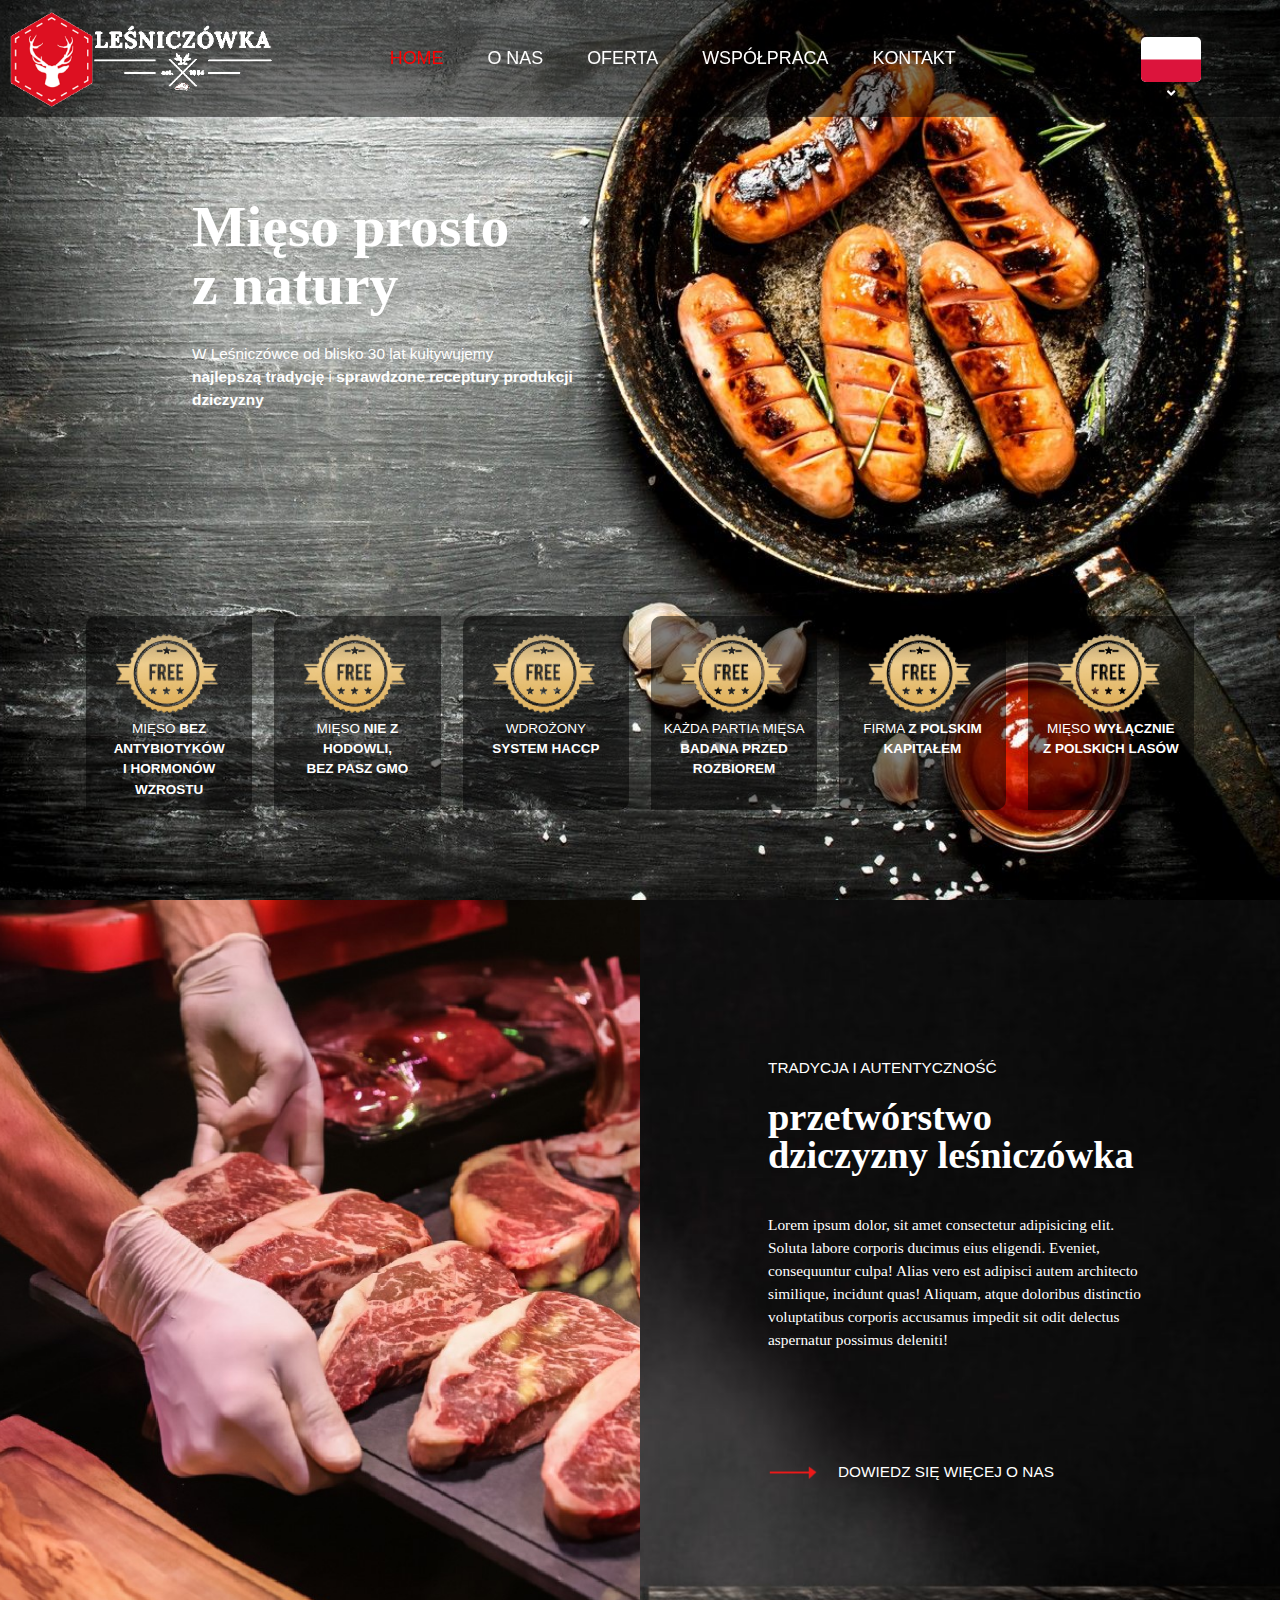
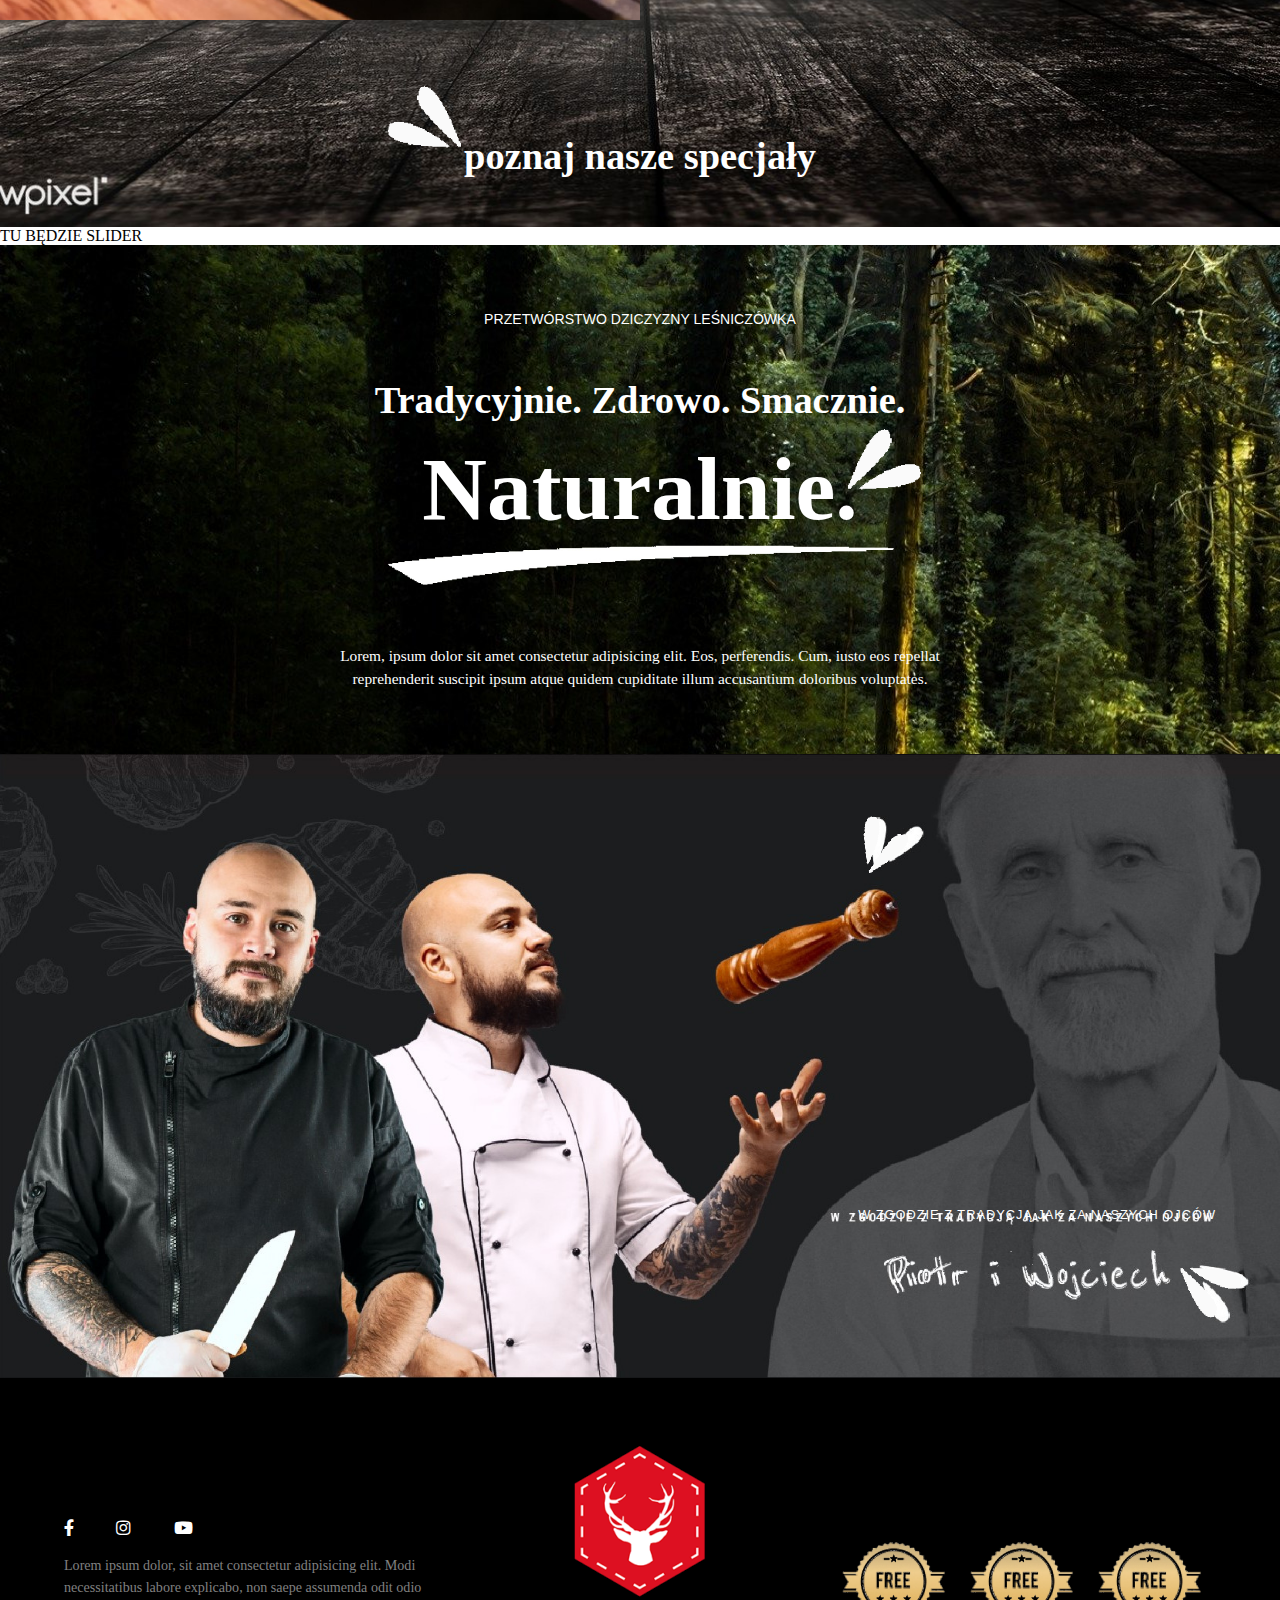
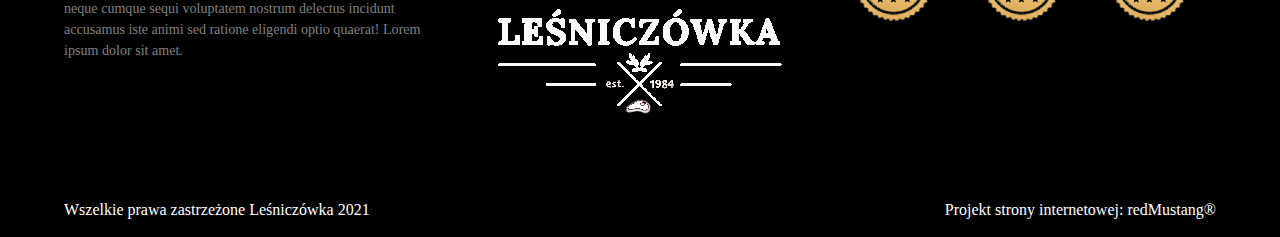
<file: index.html>
<!DOCTYPE html>
<html lang="en">
<head>
    <meta charset="UTF-8">
    <meta http-equiv="X-UA-Compatible" content="IE=edge">
    <meta name="viewport" content="width=device-width, initial-scale=1.0">
    <link rel="stylesheet" href="./styles/reset.css">
    <link rel="stylesheet" href="./styles/desktop/global.css">
    <link rel="stylesheet" href="./styles/desktop/header.css">
    <link rel="stylesheet" href="./styles/desktop/quality.css">
    <link rel="stylesheet" href="./styles/desktop/motto.css">
    <link rel="stylesheet" href="./styles/desktop/owners.css">
    <link rel="stylesheet" href="./styles/desktop/footer.css">
    <title>Home</title>
    <link rel="stylesheet" href="https://use.fontawesome.com/releases/v5.5.0/css/all.css">
</head>
<body>
    <div class="row header">
        <div id="navbar" class="container header__navbar">
            <a class="cell navbar__logo" href="#">
                <img class="logo__img" src="./sources/logo.png" alt="logo">
            </a>
            <div class="cell navbar__menu">
                <ul>
                    <li><a href="#">HOME</a></li>
                    <li><a href="./notdoneyet.html">O NAS</a></li>
                    <li><a href="./notdoneyet.html">OFERTA</a></li>
                    <li><a href="./notdoneyet.html">WSPÓŁPRACA</a></li>
                    <li><a href="./notdoneyet.html">KONTAKT</a></li>
                </ul>
            </div>
            <button class="cell navbar__language">
                <img class="language__flag" src="./sources/flags/pl.svg" alt="polishFlag">
                <i class="fas fa-angle-down"></i>
            </button>
        </div>
        <div class="container header__content">
            <div class="cell content__text">
                <h1 class="content__title">Mięso prosto z&nbsp;natury</h1>
                <h4 class="content-paragraph">W Leśniczówce od blisko 30 lat kultywujemy <br/><strong>najlepszą tradycję</strong> i <strong>sprawdzone receptury produkcji dziczyzny</strong></h4>
            </div>
            <div class="shop"></div>
            <div class="cell content__advantages">
                <div class="certified">
                    <div class="certified__wrapper">
                        <div class="wrapper__bookmark"></div>
                    </div>
                    <img src="./sources/free.png" alt="certified">
                    <h4 class="certified__text">MIĘSO <strong>BEZ<br/>ANTYBIOTYKÓW<br/>I HORMONÓW WZROSTU</strong></h4>
                </div>
                <div class="certified">
                    <div class="certified__wrapper">
                        <div class="wrapper__bookmark"></div>
                    </div>
                    <img src="./sources/free.png" alt="certified">
                    <h4 class="certified__text">MIĘSO <strong>NIE Z HODOWLI,<br/>BEZ PASZ GMO</strong></h4>
                </div>
                <div class="certified">
                    <div class="certified__wrapper">
                        <div class="wrapper__bookmark"></div>
                    </div>
                    <img src="./sources/free.png" alt="certified">
                    <h4 class="certified__text">WDROŻONY<br/><strong>SYSTEM HACCP</strong></h4>
                </div>
                <div class="certified">
                    <div class="certified__wrapper">
                        <div class="wrapper__bookmark"></div>
                    </div>
                    <img src="./sources/free.png" alt="certified">
                    <h4 class="certified__text">KAŻDA PARTIA MIĘSA<br/><strong>BADANA PRZED<br/>ROZBIOREM</strong></h4>
                </div>
                <div class="certified">
                    <div class="certified__wrapper">
                        <div class="wrapper__bookmark"></div>
                    </div>
                    <img src="./sources/free.png" alt="certified">
                    <h4 class="certified__text">FIRMA <strong>Z POLSKIM<br/>KAPITAŁEM</strong></h4>
                </div>
                <div class="certified">
                    <div class="certified__wrapper">
                        <div class="wrapper__bookmark"></div>
                    </div>
                    <img src="./sources/free.png" alt="certified">
                    <h4 class="certified__text">MIĘSO <strong>WYŁĄCZNIE<br/>Z POLSKICH LASÓW</strong></h4>
                </div>
            </div>
        </div>
    </div>
    <div class="row quality">
        <div class="container background-wrapper">
            <div class="cell tradition">
                <img src="./sources/steaks.jpg" alt="steaks">
                <div class="tradition__content">
                    <h4>TRADYCJA I AUTENTYCZNOŚĆ</h4>
                    <h2>przetwórstwo dziczyzny leśniczówka</h2>
                    <p>Lorem ipsum dolor, sit amet consectetur adipisicing elit. Soluta labore corporis ducimus eius eligendi. Eveniet, consequuntur culpa! Alias vero est adipisci autem architecto similique, incidunt quas! Aliquam, atque doloribus distinctio voluptatibus corporis accusamus impedit sit odit delectus aspernatur possimus deleniti!</p>
                    <a class="about-us" href="./notdoneyet.html">
                        <img src="./sources/long-arrow-right.png" alt="long-arrow-right">
                        <h4>DOWIEDZ SIĘ WIĘCEJ O NAS</h4>
                    </a>
                </div>
            </div>
            <div class="cell specials">
                <div class="specials__wrapper">
                    <img class="decoration" src="./sources/drops.png" alt="textDecoration">
                    <h2>poznaj nasze specjały</h2>
                </div>
            </div>
        </div>
        <div class="container slider" style="color:black">TU BĘDZIE SLIDER</div>
    </div>
    <div class="row motto">
        <h4 class="container">PRZETWÓRSTWO DZICZYZNY LEŚNICZÓWKA</h4>
        <h2 class="container">Tradycyjnie. Zdrowo. Smacznie.</h2>
        <div class="container cool-writting">
            <img class="decoration reverse" src="./sources/drops.png" alt="textDecoration">
            <h1>Naturalnie.</h1>
            <img src="./sources/underline.png" alt="underline" class="underline">
        </div>
        <p class="container">Lorem, ipsum dolor sit amet consectetur adipisicing elit. Eos, perferendis. Cum, iusto eos repellat reprehenderit suscipit ipsum atque quidem cupiditate illum accusantium doloribus voluptates.</p>
    </div>
    <div class="row owners">
        <img class="background-img" src="./sources/background/owners.jpg" alt="owners">
        <img class="decoration pepper" src="./sources/drops.png" alt="textDecoration">
        <h4 class="container owners__paragraph">W ZGODZIE Z TRADYCJĄ JAK ZA NASZYCH OJCÓW</h4>
        <img class="container owners__signature" src="./sources/signature.png" 
        alt="signature">
        <img class="decoration signature" src="./sources/drops.png" alt="textDecoration">
    </div>
    <div class="footer">
        <div class="footer__wrapper">

            <div class="media">
                <div class="social-media">
                    <i class="fab fa-facebook-f"></i>
                    <i class="fab fa-instagram"></i>
                    <i class="fab fa-youtube"></i>
                </div>
                <h6 class="follow-us">Lorem ipsum dolor, sit amet consectetur adipisicing elit. Modi necessitatibus labore explicabo, non saepe assumenda odit odio neque cumque sequi voluptatem nostrum delectus incidunt accusamus iste animi sed ratione eligendi optio quaerat! Lorem ipsum dolor sit amet.
                </h6>
                
            </div>
            <img class="footer__logo" src="./sources/logo-vertical.png" alt="logo">
            <div class="certificates">
                <div class="certificates__imgs">
                    <img src="./sources/free.png" alt="certified">
                    <img src="./sources/free.png" alt="free">
                    <img src="./sources/free.png" alt="free2">
                </div>
            </div>
        </div>
        <footer>
            <span class="rights">Wszelkie prawa zastrzeżone Leśniczówka 2021</span>
            <span class="design">Projekt strony internetowej: redMustang&#174;</span>
        </footer>
    </div>

    <script src="index.js"></script>
</body>
</html>
</file>
<file: styles/desktop/global.css>
body, html {
    height: 100%;
    color: white;
}

a {
    color: white;
    text-decoration: none;
}

h1 {
    font: 4.5vw 'Times New Roman', serif;
    font-weight: bolder;
    line-height: 1;
    padding-bottom: 0.5em;
}

h2 {
    font: 3vw 'Times New Roman', serif;
    font-weight: bolder;
    line-height: 1;
    padding-bottom: 0.5em;
}

h4 {
    font-family: Verdana,Geneva,sans-serif;
    font-size: 1.2vw;
    line-height: 1.5;
}

h6 {
    font-family: 'Times New Roman', serif;
    font-size: 1.1vw;
    line-height: 1.5;
    font-weight:500;
}

p {
    font: 1.2vw 'Times New Roman', serif;
    line-height: 1.5;
}
</file>
<file: styles/desktop/header.css>
.header {
    background-image: url("../../sources/background/header.jpg");
    height: 100vh;
    background-position: center;
    background-repeat: no-repeat;
    background-size: cover;
    display: flex;
    justify-content: flex-end;
}

#navbar {
    display: flex;
    align-items: center;
    justify-content: space-between;
    background-color: rgba(0,0,0,0.5);
    position: fixed;
    height: auto;
    max-height: 15vh;
    top: 0;
    width: 100%;
    transition: top 0.3s;
    z-index: 999;
}

.navbar__logo {
    display: flex;
    align-items: center;
    height: 100%;
}

.navbar__logo > img {
    max-width:100%;
    max-height:13vh;
    padding: 10px
}

.navbar__menu ul {
    list-style-type: none;
    text-align: center;
    white-space: nowrap;
    margin: 0;
    padding: 0;
}

.navbar__menu ul li {
    display: inline-block;
    font-family: Verdana,Geneva,sans-serif; 
    /* font-size: 18px; */
    font-size: 1.4vw;
    color: white;
    margin: 20px;
    display: inline-block;
}

.navbar__menu ul li:first-child a {
    color: red;
    /* handled by js for each site */
}

.navbar__language {
    position: relative;
    display: flex;
    flex-direction: column;
    align-items: center;
    top: 10px;
    width: 10vw;
    color: white;
    background-color: transparent;
    border:none;
    margin: 2% 5vh 2% 5vh;
}

.language__flag {
    border-radius: 5px;
    max-width: 60px;
    margin-bottom: 5px;
}

.header__content {
    width: 100%;
    height: 100%;
    display: flex;
    flex-direction: column;
    justify-content: space-between;
    padding-top: 22vh;
}

.content__text {
    display: flex;
    flex-direction: column;
    width: 30vw;
    max-width: 30vw;
    justify-content: center;
    margin: 0 0 0 15vw;
}

.content__text > * {
    width: fit-content;
    height: fit-content;
}

.content__advantages {
    margin: 0 0 10vh 0;
    display: flex;
    flex-wrap: wrap;
    justify-content: space-evenly;
    padding: 0 5vw 0 5vw;
}

.certified {
    display: flex;
    flex-direction: column;
    background-color: rgba(0,0,0,0.5);
    border-radius: 10px 0 10px 0;
    width: 13vw;
    padding: 10px;
}

.certified img{
    align-self: center;
    max-width: 10vw;
    height: auto;
}

h4.certified__text {
    font-size: 1.5vh;
    word-wrap: break-word;
    text-align: center;
}

/* .wrapper {
    width: 20px;
    height:80px;
    display: flex;
    flex-direction: column;
    border-radius: 5px;
}

.bookmark {
    background-color: tan;
    height: 50%;
} */
</file>
<file: styles/desktop/quality.css>
.background-wrapper {
    background-image: url("../../sources/background/quality.jpg");
    height: fit-content;
    background-position: center;
    background-repeat: no-repeat;
    background-size: cover;
}

.tradition {
    display: flex;
    flex-direction: row;
    align-items: center;
    height: fit-content;
}

.tradition > img {
    width: 50vw;
    height: 80vh;
    object-fit:cover;
}

.tradition__content {
    display: flex;
    flex-direction: column;
    max-width: 50vw;
    padding: 5vh 10vw 5vh 10vw; 
}

.tradition__content > * {
    margin-top: 1.5vw;
}

.tradition__content > p {
    margin-bottom: 10vh;
}

.about-us {
    display: flex;
    flex: row nowrap;
    justify-content: left;
    align-items: center;
}

.about-us > img {
    max-width: 50px;
    max-height: 20px;
    width: auto;
    height: auto;
    margin-right: 20px;
}

.specials__wrapper {
    padding-top: 3em;
    padding-bottom: 2em;
}

.decoration {
    position: relative;
    top: 1.2vw;
    left: -6vw;
    width: 6vw;
}

.specials {
    display: flex;
    flex-direction: column;
    align-items: center;
}
</file>
<file: styles/desktop/motto.css>
.motto {
    background-image: url("../../sources/background/motto.jpg");
    display: flex;
    flex-flow: column nowrap;
    align-items: center;
    padding: 5vw;
}

.motto .container {
    text-align: center;
}

.motto h2.container {
    margin-top: 4vw;
}

.motto h4.container {
    font-size: 1.1vw;
}

.cool-writting {
    width: 40vw;
    height: 16vw;;
}

.cool-writting > * {
    position: relative;
    top: -5vw;
}

img.decoration.reverse {
    top: -1vw;
    left: 19vw;
    transform: scaleX(-1);
}

.cool-writting h1 {
    font-size: 7vw;
    padding-bottom: 0;
}
.motto p {
    max-width: 50vw;
}
</file>
<file: styles/desktop/owners.css>
.owners {
    position: relative;
    text-align: center;
    color: white;
    display: flex;
}

.background-img {
    width: 100vw;
}

.owners__paragraph {
    position: absolute;
    bottom: 12vw;
    right: 5vw;
    font-size: 1vw;
    letter-spacing: 1px;
}

.owners__signature {
    position: absolute;
    bottom: 5vw;
    right: 7.5vw;
    width: 24vw;
}

img.decoration.signature {
    position: absolute;
    left: 92vw;
    top: 40vw;
    width: 5vw;
    transform: rotate(180deg);

}
img.decoration.pepper {
    position: absolute;
    left: 67vw;
    top: 5vw;
    width: 4.5vw;
    transform: rotate(80deg);
}
</file>
<file: styles/desktop/footer.css>
.footer {
    background-color: black;
    display: flex;
    flex-flow: column nowrap;
    width: 100%;
}

.footer__wrapper {
    display: grid;
    grid-template-columns: 1fr 1fr 1fr;
    padding: 5%;
}

.media {
    display: flex;
    flex-flow: column nowrap;
    justify-content: center;
}

.social-media i:first-child {
    margin-left: 0;
}

.social-media * {
    color: white;
    font-size: 1.3vw;
    margin: 5%;
}

.follow-us {
    color: grey;
}

.footer__logo {
    justify-self: center;
}

.certificates {
    display: flex;
    flex-flow: column nowrap;
    align-items: center;
    justify-content: center;
}

.certificates__imgs {
    display: grid;
    grid-template-columns: 1fr 1fr 1fr;
}

.footer footer {
    display: flex;
    flex-flow: row nowrap;
    justify-content: space-between;
    padding: 2vh 5vw 2vh 5vw;
    width: 100%;
}
</file>
